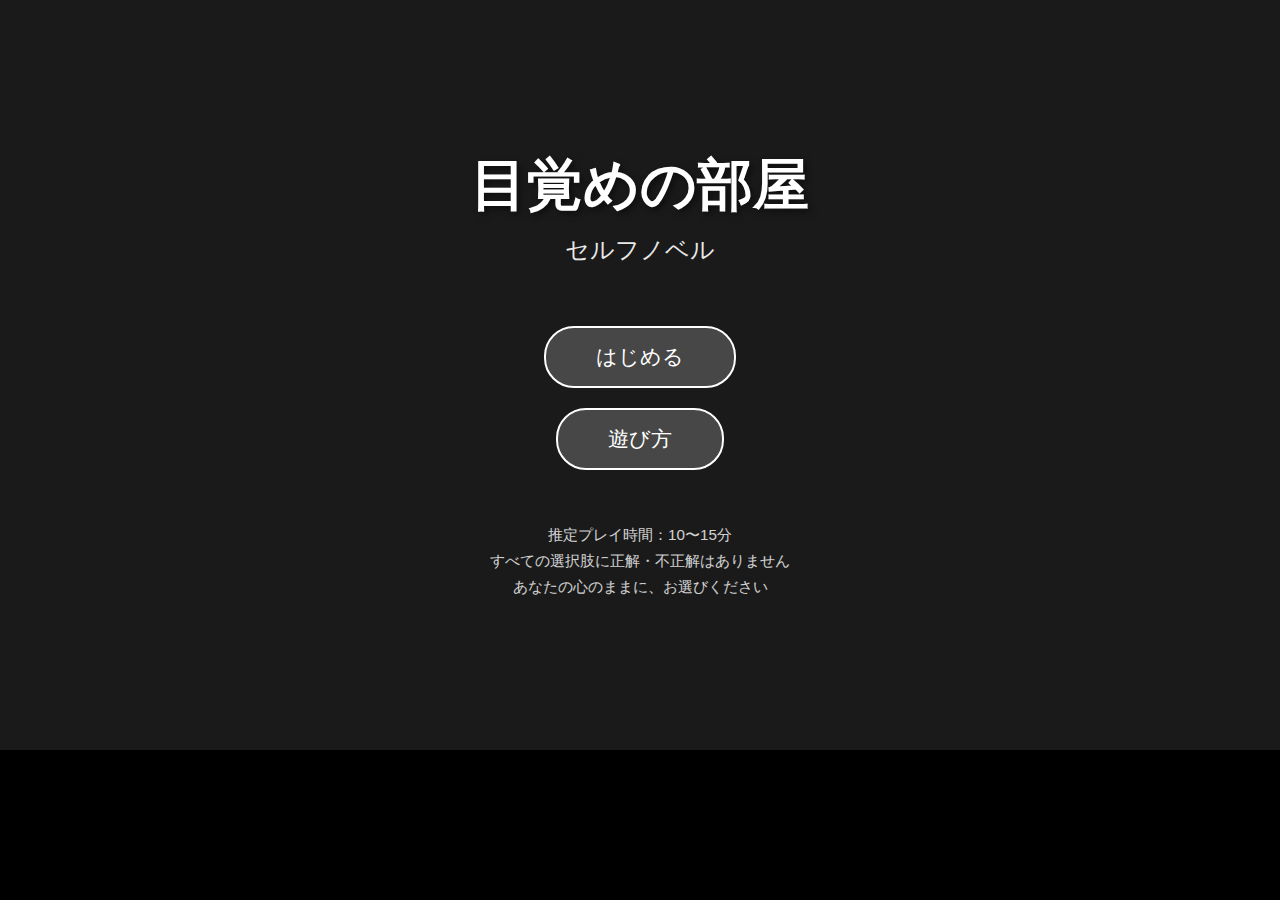
<file: index.html>
<!DOCTYPE html>
<html lang="ja">
<head>
    <meta charset="UTF-8">
    <meta name="viewport" content="width=device-width, initial-scale=1.0, maximum-scale=1.0, user-scalable=no, viewport-fit=cover">
    <title>目覚めの部屋 - セルフノベル</title>
    <link rel="stylesheet" href="style.css">
</head>
<body>
    <!-- ゲーム画面 -->
    <div id="game-container">
        <!-- 背景画像 -->
        <div id="background"></div>
        
        <!-- キャラクター画像 -->
        <div id="character"></div>
        
        <!-- テキストボックス -->
        <div id="text-box">
            <div id="speaker-name"></div>
            <div id="text-content"></div>
            <div id="continue-indicator">▼</div>
        </div>
        
        <!-- 選択肢ボックス -->
        <div id="choice-box"></div>
        
        <!-- タイトル画面 -->
        <div id="title-screen">
            <h1>目覚めの部屋</h1>
            <p class="subtitle">セルフノベル</p>
            <button id="start-button" class="menu-button">はじめる</button>
            <a href="how-to-play.html" class="menu-button how-to-play-link">遊び方</a>
            <div class="game-info">
                <p>推定プレイ時間：10〜15分</p>
                <p>すべての選択肢に正解・不正解はありません</p>
                <p>あなたの心のままに、お選びください</p>
            </div>
        </div>
        
        <!-- メニューボタン -->
        <div id="menu-buttons">
            <button id="back-button" class="menu-btn" title="一つ戻る">BACK</button>
            <button id="title-button" class="menu-btn" title="タイトルへ">TITLE</button>
        </div>
        

    </div>
    
    <!-- ゲームエンジン -->
    <script src="game-engine.js"></script>
</body>
</html>
</file>
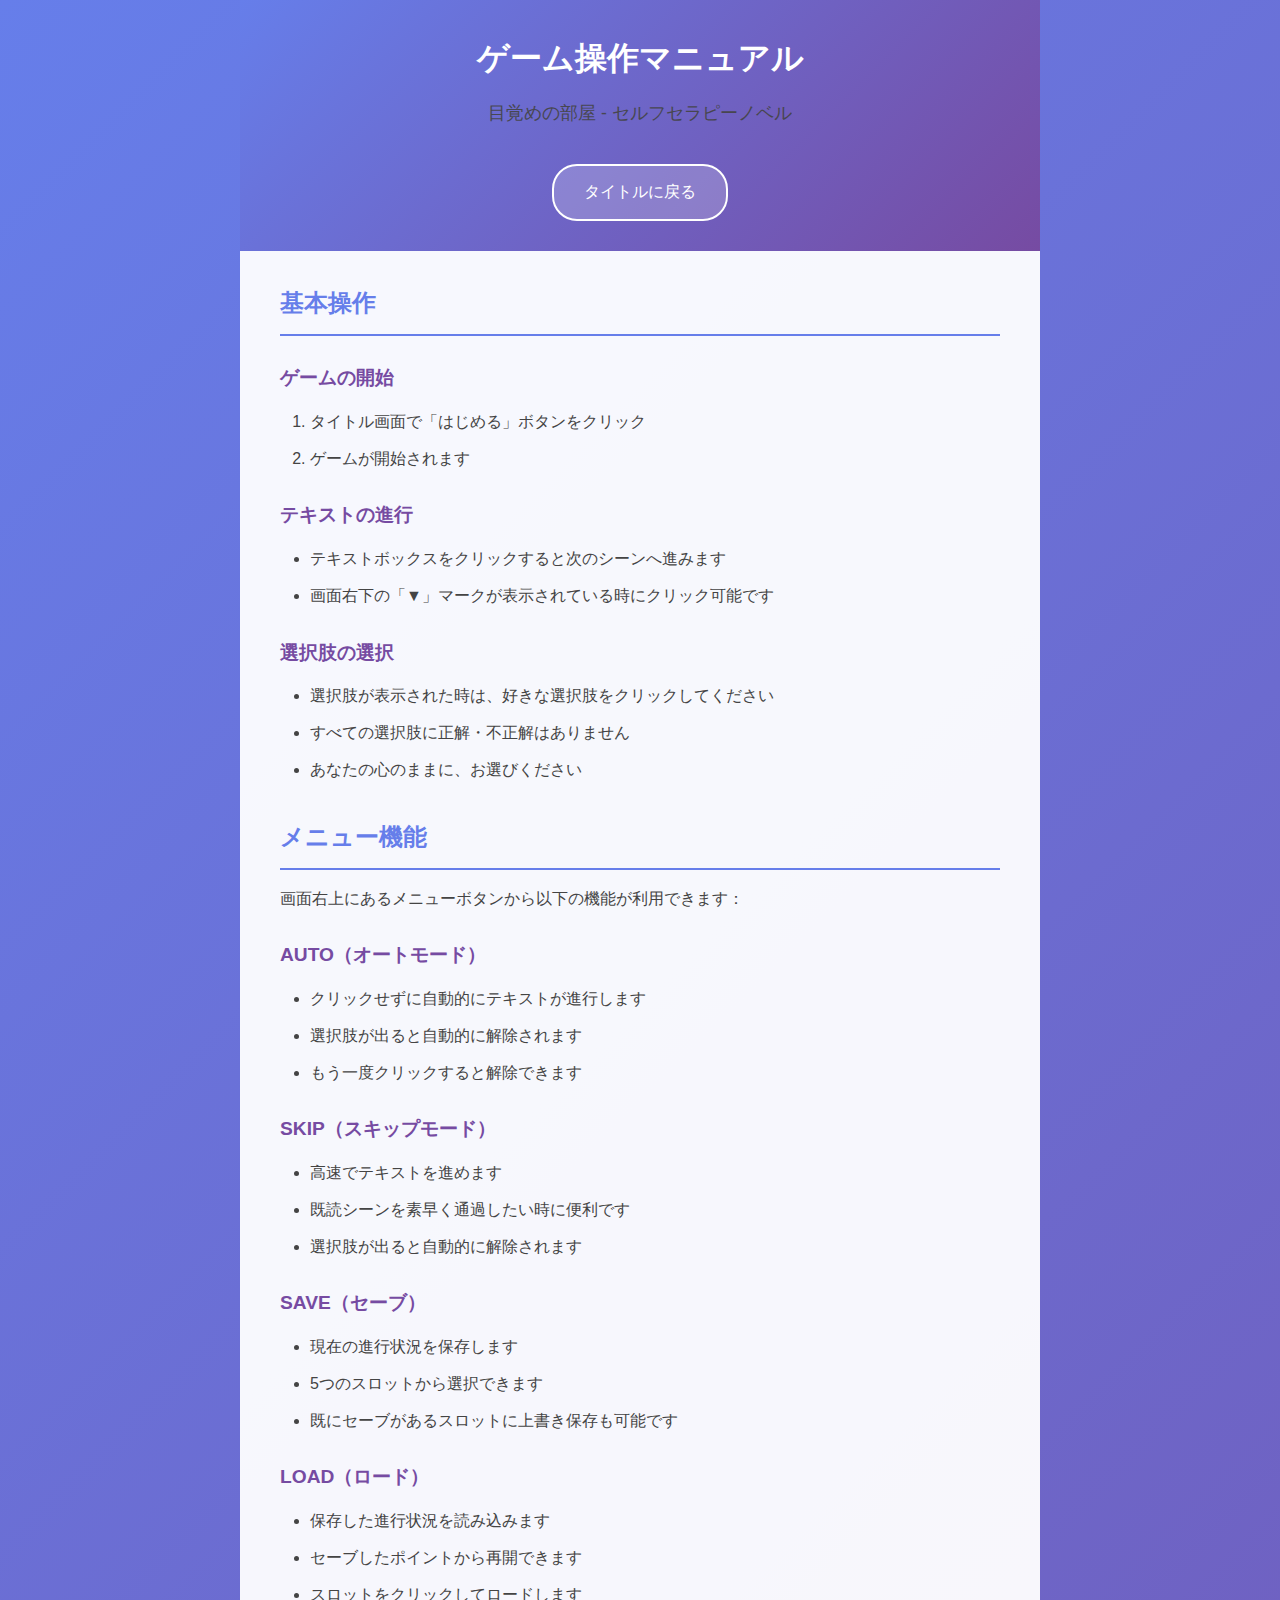
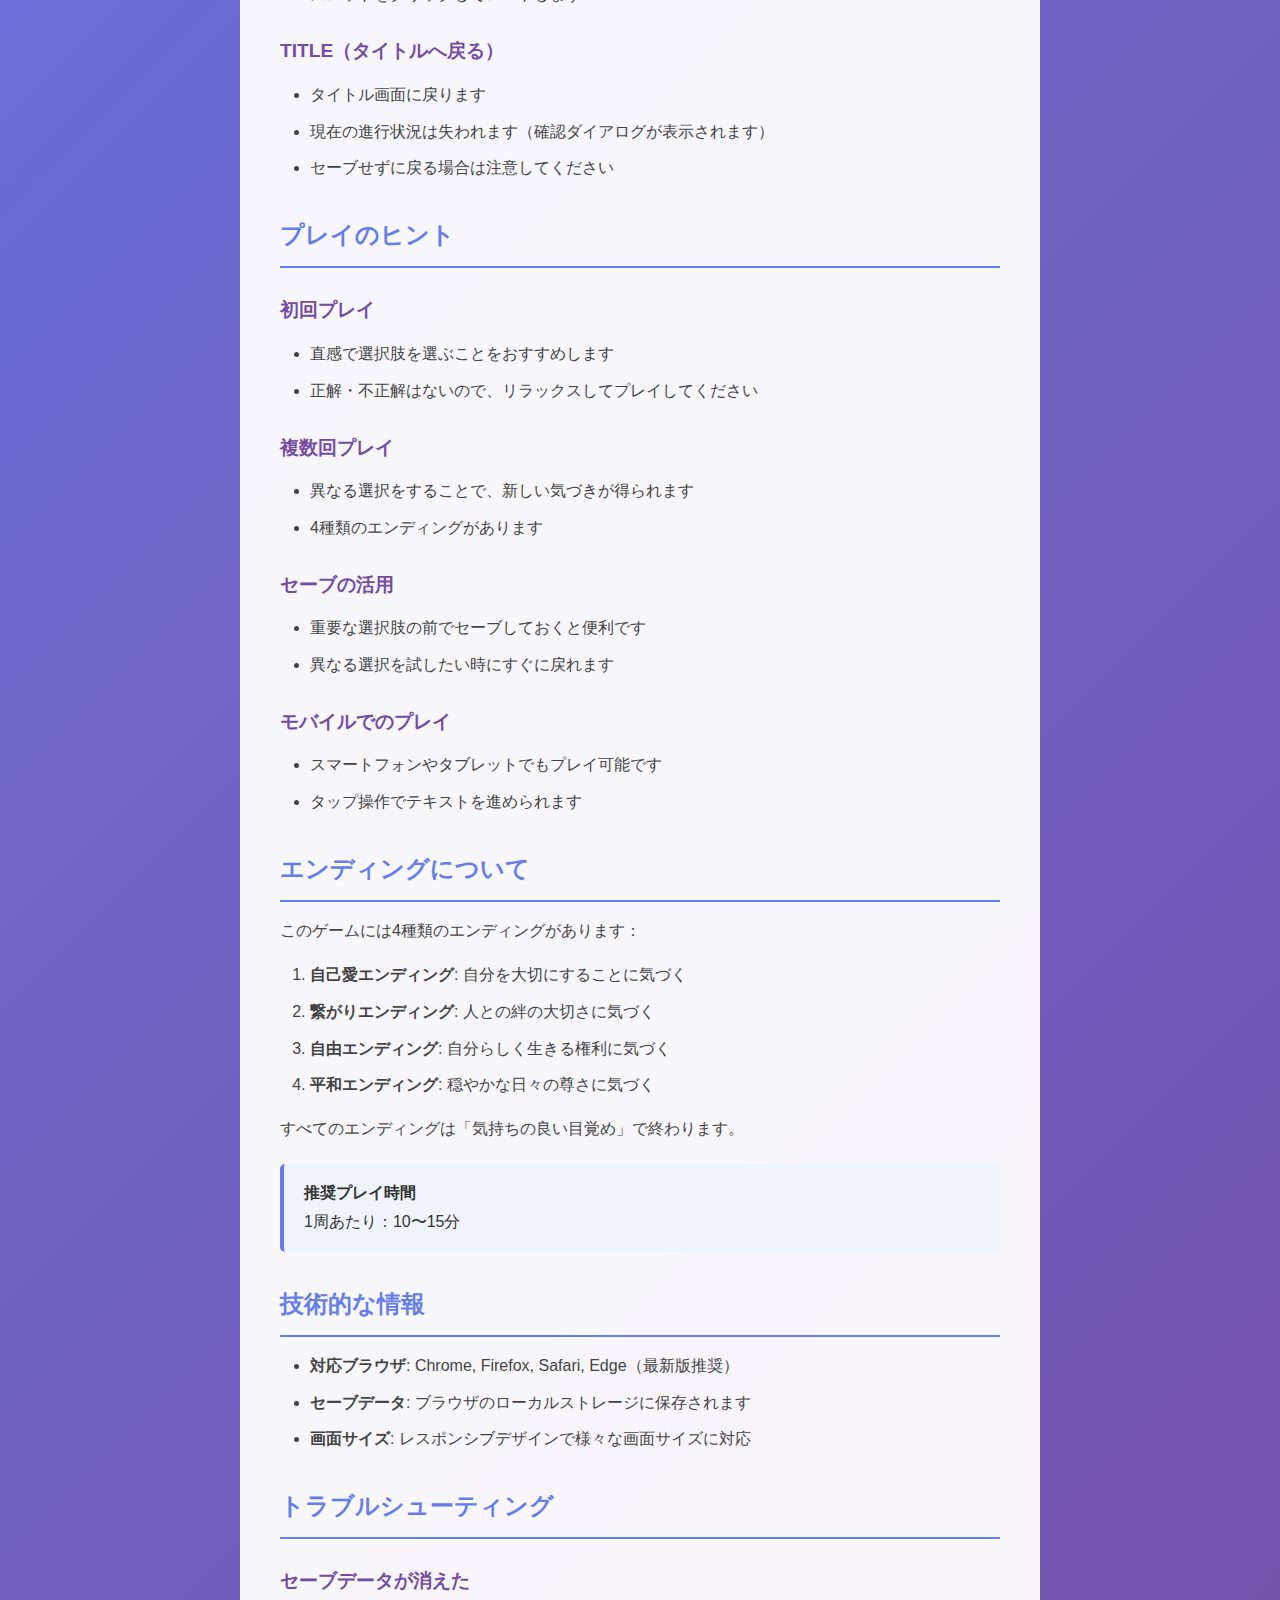
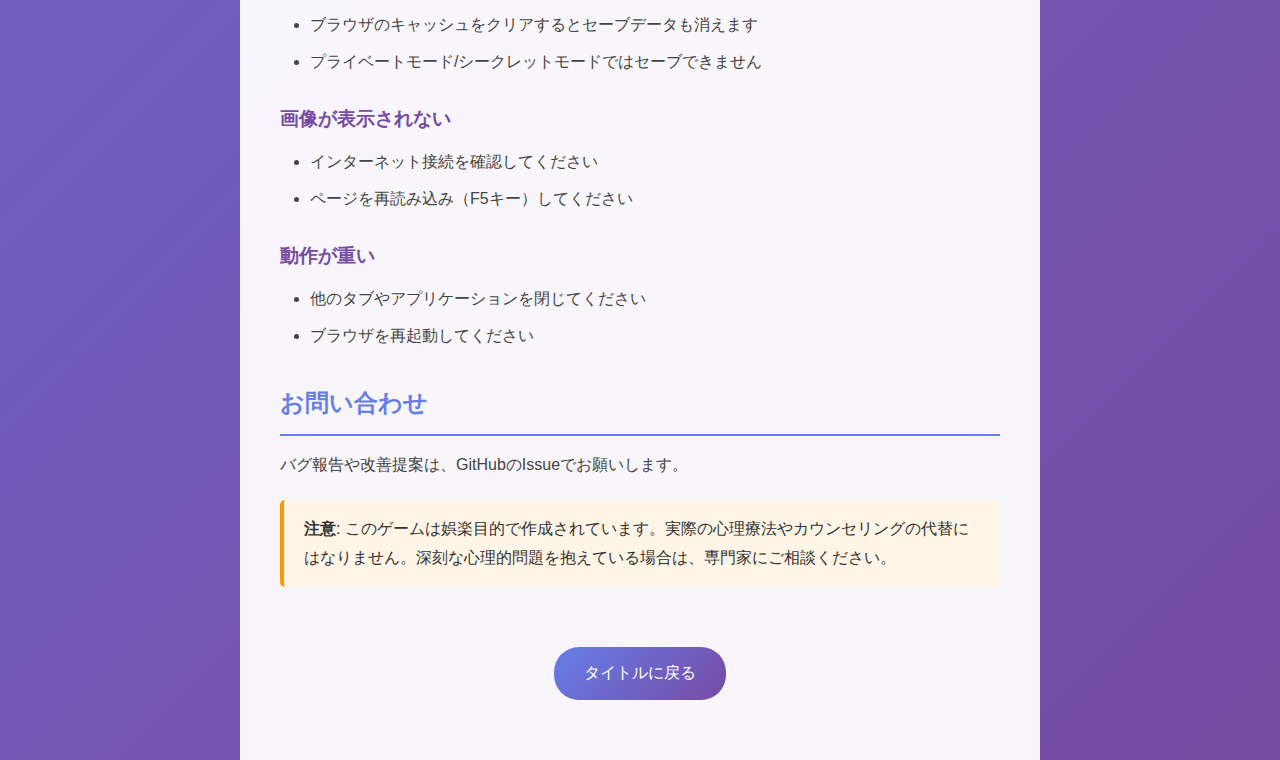
<file: how-to-play.html>
<!DOCTYPE html>
<html lang="ja">
<head>
    <meta charset="UTF-8">
    <meta name="viewport" content="width=device-width, initial-scale=1.0">
    <title>ゲーム操作マニュアル - 目覚めの部屋</title>
    <style>
        /* 全体設定 */
        * {
            margin: 0;
            padding: 0;
            box-sizing: border-box;
        }

        body {
            font-family: 'Hiragino Kaku Gothic ProN', 'Hiragino Sans', 'Meiryo', sans-serif;
            background: linear-gradient(135deg, #667eea 0%, #764ba2 100%);
            color: #333;
            line-height: 1.8;
            overflow-x: hidden;
        }

        /* コンテナ */
        .container {
            max-width: 800px;
            margin: 0 auto;
            padding: 20px;
            background: rgba(255, 255, 255, 0.95);
            min-height: 100vh;
            overflow-y: auto;
        }

        /* ヘッダー */
        .header {
            text-align: center;
            padding: 30px 20px;
            background: linear-gradient(135deg, #667eea 0%, #764ba2 100%);
            color: white;
            margin: -20px -20px 30px -20px;
        }

        .header h1 {
            font-size: 2rem;
            margin-bottom: 10px;
        }

        .header p {
            font-size: 1.1rem;
            opacity: 0.9;
        }

        /* 戻るボタン */
        .back-button {
            display: inline-block;
            padding: 12px 30px;
            background: rgba(255, 255, 255, 0.2);
            border: 2px solid white;
            border-radius: 25px;
            color: white;
            text-decoration: none;
            margin-top: 20px;
            transition: all 0.3s ease;
            cursor: pointer;
        }

        .back-button:hover {
            background: rgba(255, 255, 255, 0.3);
            transform: scale(1.05);
        }

        /* コンテンツ */
        .content {
            padding: 0 20px 40px 20px;
        }

        h2 {
            color: #667eea;
            margin-top: 30px;
            margin-bottom: 15px;
            padding-bottom: 10px;
            border-bottom: 2px solid #667eea;
            font-size: 1.5rem;
        }

        h3 {
            color: #764ba2;
            margin-top: 25px;
            margin-bottom: 12px;
            font-size: 1.2rem;
        }

        h4 {
            color: #555;
            margin-top: 20px;
            margin-bottom: 10px;
            font-size: 1.1rem;
        }

        p {
            margin-bottom: 15px;
            color: #444;
        }

        ul, ol {
            margin-left: 30px;
            margin-bottom: 15px;
        }

        li {
            margin-bottom: 8px;
            color: #444;
        }

        .info-box {
            background: #f0f4ff;
            border-left: 4px solid #667eea;
            padding: 15px 20px;
            margin: 20px 0;
            border-radius: 5px;
        }

        .warning-box {
            background: #fff5e6;
            border-left: 4px solid #ff9800;
            padding: 15px 20px;
            margin: 20px 0;
            border-radius: 5px;
        }

        /* レスポンシブ対応 */
        @media (max-width: 768px) {
            .container {
                padding: 15px;
            }

            .header {
                margin: -15px -15px 20px -15px;
                padding: 20px 15px;
            }

            .header h1 {
                font-size: 1.5rem;
            }

            .header p {
                font-size: 1rem;
            }

            .content {
                padding: 0 10px 30px 10px;
            }

            h2 {
                font-size: 1.3rem;
            }

            h3 {
                font-size: 1.1rem;
            }

            h4 {
                font-size: 1rem;
            }

            ul, ol {
                margin-left: 20px;
            }
        }
    </style>
</head>
<body>
    <div class="container">
        <div class="header">
            <h1>ゲーム操作マニュアル</h1>
            <p>目覚めの部屋 - セルフセラピーノベル</p>
            <a href="index.html" class="back-button">タイトルに戻る</a>
        </div>

        <div class="content">
            <h2>基本操作</h2>

            <h3>ゲームの開始</h3>
            <ol>
                <li>タイトル画面で「はじめる」ボタンをクリック</li>
                <li>ゲームが開始されます</li>
            </ol>

            <h3>テキストの進行</h3>
            <ul>
                <li>テキストボックスをクリックすると次のシーンへ進みます</li>
                <li>画面右下の「▼」マークが表示されている時にクリック可能です</li>
            </ul>

            <h3>選択肢の選択</h3>
            <ul>
                <li>選択肢が表示された時は、好きな選択肢をクリックしてください</li>
                <li>すべての選択肢に正解・不正解はありません</li>
                <li>あなたの心のままに、お選びください</li>
            </ul>

            <h2>メニュー機能</h2>
            <p>画面右上にあるメニューボタンから以下の機能が利用できます：</p>

            <h3>AUTO（オートモード）</h3>
            <ul>
                <li>クリックせずに自動的にテキストが進行します</li>
                <li>選択肢が出ると自動的に解除されます</li>
                <li>もう一度クリックすると解除できます</li>
            </ul>

            <h3>SKIP（スキップモード）</h3>
            <ul>
                <li>高速でテキストを進めます</li>
                <li>既読シーンを素早く通過したい時に便利です</li>
                <li>選択肢が出ると自動的に解除されます</li>
            </ul>

            <h3>SAVE（セーブ）</h3>
            <ul>
                <li>現在の進行状況を保存します</li>
                <li>5つのスロットから選択できます</li>
                <li>既にセーブがあるスロットに上書き保存も可能です</li>
            </ul>

            <h3>LOAD（ロード）</h3>
            <ul>
                <li>保存した進行状況を読み込みます</li>
                <li>セーブしたポイントから再開できます</li>
                <li>スロットをクリックしてロードします</li>
            </ul>

            <h3>TITLE（タイトルへ戻る）</h3>
            <ul>
                <li>タイトル画面に戻ります</li>
                <li>現在の進行状況は失われます（確認ダイアログが表示されます）</li>
                <li>セーブせずに戻る場合は注意してください</li>
            </ul>

            <h2>プレイのヒント</h2>

            <h3>初回プレイ</h3>
            <ul>
                <li>直感で選択肢を選ぶことをおすすめします</li>
                <li>正解・不正解はないので、リラックスしてプレイしてください</li>
            </ul>

            <h3>複数回プレイ</h3>
            <ul>
                <li>異なる選択をすることで、新しい気づきが得られます</li>
                <li>4種類のエンディングがあります</li>
            </ul>

            <h3>セーブの活用</h3>
            <ul>
                <li>重要な選択肢の前でセーブしておくと便利です</li>
                <li>異なる選択を試したい時にすぐに戻れます</li>
            </ul>

            <h3>モバイルでのプレイ</h3>
            <ul>
                <li>スマートフォンやタブレットでもプレイ可能です</li>
                <li>タップ操作でテキストを進められます</li>
            </ul>

            <h2>エンディングについて</h2>
            <p>このゲームには4種類のエンディングがあります：</p>
            <ol>
                <li><strong>自己愛エンディング</strong>: 自分を大切にすることに気づく</li>
                <li><strong>繋がりエンディング</strong>: 人との絆の大切さに気づく</li>
                <li><strong>自由エンディング</strong>: 自分らしく生きる権利に気づく</li>
                <li><strong>平和エンディング</strong>: 穏やかな日々の尊さに気づく</li>
            </ol>
            <p>すべてのエンディングは「気持ちの良い目覚め」で終わります。</p>

            <div class="info-box">
                <strong>推奨プレイ時間</strong><br>
                1周あたり：10〜15分
            </div>

            <h2>技術的な情報</h2>
            <ul>
                <li><strong>対応ブラウザ</strong>: Chrome, Firefox, Safari, Edge（最新版推奨）</li>
                <li><strong>セーブデータ</strong>: ブラウザのローカルストレージに保存されます</li>
                <li><strong>画面サイズ</strong>: レスポンシブデザインで様々な画面サイズに対応</li>
            </ul>

            <h2>トラブルシューティング</h2>

            <h3>セーブデータが消えた</h3>
            <ul>
                <li>ブラウザのキャッシュをクリアするとセーブデータも消えます</li>
                <li>プライベートモード/シークレットモードではセーブできません</li>
            </ul>

            <h3>画像が表示されない</h3>
            <ul>
                <li>インターネット接続を確認してください</li>
                <li>ページを再読み込み（F5キー）してください</li>
            </ul>

            <h3>動作が重い</h3>
            <ul>
                <li>他のタブやアプリケーションを閉じてください</li>
                <li>ブラウザを再起動してください</li>
            </ul>

            <h2>お問い合わせ</h2>
            <p>バグ報告や改善提案は、GitHubのIssueでお願いします。</p>

            <div class="warning-box">
                <strong>注意</strong>: このゲームは娯楽目的で作成されています。実際の心理療法やカウンセリングの代替にはなりません。深刻な心理的問題を抱えている場合は、専門家にご相談ください。
            </div>

            <div style="text-align: center; margin-top: 40px;">
                <a href="index.html" class="back-button" style="background: linear-gradient(135deg, #667eea 0%, #764ba2 100%); border: none;">タイトルに戻る</a>
            </div>
        </div>
    </div>
</body>
</html>
</file>
<file: style.css>
/* 全体設定 */
* {
    margin: 0;
    padding: 0;
    box-sizing: border-box;
}

body {
    font-family: 'Hiragino Kaku Gothic ProN', 'Hiragino Sans', 'Meiryo', sans-serif;
    /* ブログ記事のようにスクロール可能に変更 */
    overflow-y: auto;
    overflow-x: hidden;
    background-color: #000;
    /* 固定配置を解除して通常のフローに変更 */
    position: relative;
    width: 100%;
    min-height: 100%;
    /* iOSのスムーズスクロールを有効化 */
    -webkit-overflow-scrolling: touch;
    margin: 0;
    padding: 0;
}

/* ゲームコンテナ - ブログ記事のような通常のフロー */
#game-container {
    position: relative;
    width: 100%;
    min-height: auto;
    overflow: visible;
    display: flex;
    flex-direction: column;
}

/* 背景画像とキャラクターを重ねて表示するためのコンテナ */
#background {
    position: relative;
    width: 100%;
    height: 70vh;
    min-height: 500px;
    background-color: #000;
    background-size: cover;
    background-position: center;
    background-repeat: no-repeat;
    transition: background-image 2s ease-in-out, background-color 2s ease-in-out, opacity 2s ease-in-out;
    flex-shrink: 0;
}

/* キャラクター画像 - 背景の上に重ねて表示 */
#character {
    position: absolute;
    bottom: 0;
    left: 50%;
    transform: translateX(-50%);
    width: 40%;
    max-width: 400px;
    height: 50vh;
    min-height: 300px;
    background-size: contain;
    background-position: bottom center;
    background-repeat: no-repeat;
    transition: opacity 2s ease-in-out, background-image 2s ease-in-out;
    pointer-events: none;
}

/* テキストボックス - 半透明で背景とキャラクターが透けて見える */
#text-box {
    position: relative;
    width: 100%;
    max-width: 800px;
    margin: 20px auto;
    min-height: auto;
    background: rgba(255, 255, 255, 0.75);
    backdrop-filter: blur(10px);
    -webkit-backdrop-filter: blur(10px);
    color: #333;
    padding: 20px 30px 35px 30px;
    box-shadow: 0 2px 10px rgba(0, 0, 0, 0.3);
    cursor: pointer;
    transition: all 0.3s ease-in-out;
    border-radius: 8px;
    flex-shrink: 0;
    overflow: hidden;
}

#speaker-name {
    font-size: 1.2rem;
    font-weight: bold;
    margin-bottom: 15px;
    color: #667eea;
    border-bottom: 2px solid #667eea;
    padding-bottom: 8px;
}

#text-content {
    font-size: 1.1rem;
    line-height: 2.0;
    white-space: pre-wrap;
    color: #333;
}

#continue-indicator {
    position: absolute;
    bottom: 15px;
    right: 30px;
    font-size: 1.5rem;
    color: #667eea;
    animation: blink 1s infinite;
}

@keyframes blink {
    0%, 49% { opacity: 1; }
    51%, 100% { opacity: 0; }
}

/* 選択肢ボックス - ブログ記事のように通常のフローに配置 */
#choice-box {
    position: relative;
    width: 100%;
    max-width: 800px;
    margin: 20px auto 40px auto;
    display: none;
    flex-direction: column;
    gap: 15px;
    padding: 0 20px;
}

.choice-button {
    padding: 20px 30px;
    font-size: 1.1rem;
    background: rgba(255, 255, 255, 0.95);
    border: 2px solid #333;
    border-radius: 10px;
    cursor: pointer;
    transition: all 0.3s ease;
    box-shadow: 0 4px 15px rgba(0, 0, 0, 0.3);
}

.choice-button:hover {
    background: rgba(255, 215, 0, 0.95);
    transform: translateY(-3px);
    box-shadow: 0 6px 20px rgba(0, 0, 0, 0.4);
}

.choice-button:active {
    transform: translateY(0);
}

/* タイトル画面 */
#title-screen {
    position: absolute;
    top: 0;
    left: 0;
    width: 100%;
    height: 100%;
    background: #1a1a1a;
    display: flex;
    flex-direction: column;
    justify-content: center;
    align-items: center;
    color: #fff;
    z-index: 1000;
}

#title-screen h1 {
    font-size: 3.5rem;
    margin-bottom: 10px;
    text-shadow: 3px 3px 6px rgba(0, 0, 0, 0.5);
}

#title-screen .subtitle {
    font-size: 1.5rem;
    margin-bottom: 50px;
    opacity: 0.9;
}

.menu-button {
    padding: 15px 50px;
    font-size: 1.3rem;
    background: rgba(255, 255, 255, 0.2);
    border: 2px solid #fff;
    border-radius: 30px;
    color: #fff;
    cursor: pointer;
    transition: all 0.3s ease;
    margin: 10px;
    text-decoration: none;
    display: inline-block;
}

.menu-button:hover {
    background: rgba(255, 255, 255, 0.3);
    transform: scale(1.05);
}



.game-info {
    margin-top: 40px;
    text-align: center;
    opacity: 0.8;
}

.game-info p {
    margin: 5px 0;
    font-size: 0.95rem;
}

/* メニューボタン */
#menu-buttons {
    position: absolute;
    top: 10px;
    right: 10px;
    display: flex;
    gap: 5px;
    z-index: 100;
}

.menu-btn {
    padding: 8px 15px;
    font-size: 0.85rem;
    background: rgba(0, 0, 0, 0.6);
    border: 1px solid rgba(255, 255, 255, 0.3);
    border-radius: 5px;
    color: #fff;
    cursor: pointer;
    transition: all 0.3s ease;
}

.menu-btn:hover {
    background: rgba(0, 0, 0, 0.8);
}

.menu-btn.active {
    background: rgba(255, 215, 0, 0.8);
    color: #000;
}

/* モーダル */
.modal {
    position: absolute;
    top: 0;
    left: 0;
    width: 100%;
    height: auto;
    min-height: 100vh;
    background: rgba(0, 0, 0, 0.9);
    display: flex;
    justify-content: center;
    align-items: center;
    z-index: 2000;
    overflow-y: auto;
}

.modal-content {
    background: rgba(255, 255, 255, 0.95);
    padding: 40px;
    border-radius: 15px;
    width: 80%;
    max-width: 600px;
    max-height: 80vh;
    overflow-y: auto;
    /* iOSのスムーズスクロールを有効化 */
    -webkit-overflow-scrolling: touch;
}

.modal-content h2 {
    margin-bottom: 20px;
    color: #333;
    text-align: center;
}

/* セーブスロット */
#save-slots {
    display: flex;
    flex-direction: column;
    gap: 10px;
    margin-bottom: 20px;
}

.save-slot {
    padding: 15px;
    background: rgba(0, 0, 0, 0.05);
    border: 2px solid #ddd;
    border-radius: 8px;
    cursor: pointer;
    transition: all 0.3s ease;
}

.save-slot:hover {
    background: rgba(255, 215, 0, 0.2);
    border-color: #ffd700;
}

.save-slot.empty {
    opacity: 0.5;
}

.save-slot-title {
    font-weight: bold;
    margin-bottom: 5px;
    color: #333;
}

.save-slot-info {
    font-size: 0.9rem;
    color: #666;
}

/* レスポンシブ対応 - モバイルでも同様のブログスタイルを維持 */
@media (max-width: 768px) {
    #background {
        height: 60vh;
        min-height: 400px;
    }
    
    #character {
        width: 60%;
        height: 40vh;
        min-height: 250px;
    }
    
    #text-box {
        padding: 20px 20px 30px 20px;
        margin: 10px 15px;
    }
    
    #text-content {
        font-size: 1rem;
        line-height: 1.8;
    }
    
    #choice-box {
        width: 90%;
        padding: 0 10px;
        margin: 10px auto 30px auto;
    }
    
    .choice-button {
        padding: 15px 20px;
        font-size: 1rem;
        touch-action: manipulation;
    }
    
    .menu-btn {
        padding: 6px 10px;
        font-size: 0.75rem;
    }
    
    /* メニューボタンは固定位置を維持 */
    #menu-buttons {
        position: fixed;
        z-index: 100;
    }
    
    /* モバイルでのボタンサイズ調整 */
    .menu-button {
        padding: 12px 30px;
        font-size: 1.1rem;
        margin: 8px;
        touch-action: manipulation;
    }
    
    #title-screen {
        overflow-y: auto;
        -webkit-overflow-scrolling: touch;
    }
    
    #title-screen h1 {
        font-size: 2.5rem;
    }
    
    #title-screen .subtitle {
        font-size: 1.2rem;
    }
}

/* iOS Safari専用の修正 */
@supports (-webkit-touch-callout: none) {
    body {
        /* position: fixedを完全に無効化 */
        position: static !important;
        /* iOSのネイティブスクロールを有効化 */
        -webkit-overflow-scrolling: touch;
    }
}

/* フェードイン/アウトアニメーション */
.fade-in {
    animation: fadeIn 1s ease-in-out;
}

.fade-out {
    animation: fadeOut 1s ease-in-out;
}

@keyframes fadeIn {
    from { opacity: 0; }
    to { opacity: 1; }
}

@keyframes fadeOut {
    from { opacity: 1; }
    to { opacity: 0; }
}

/* 非表示クラス */
.hidden {
    display: none !important;
}
</file>
